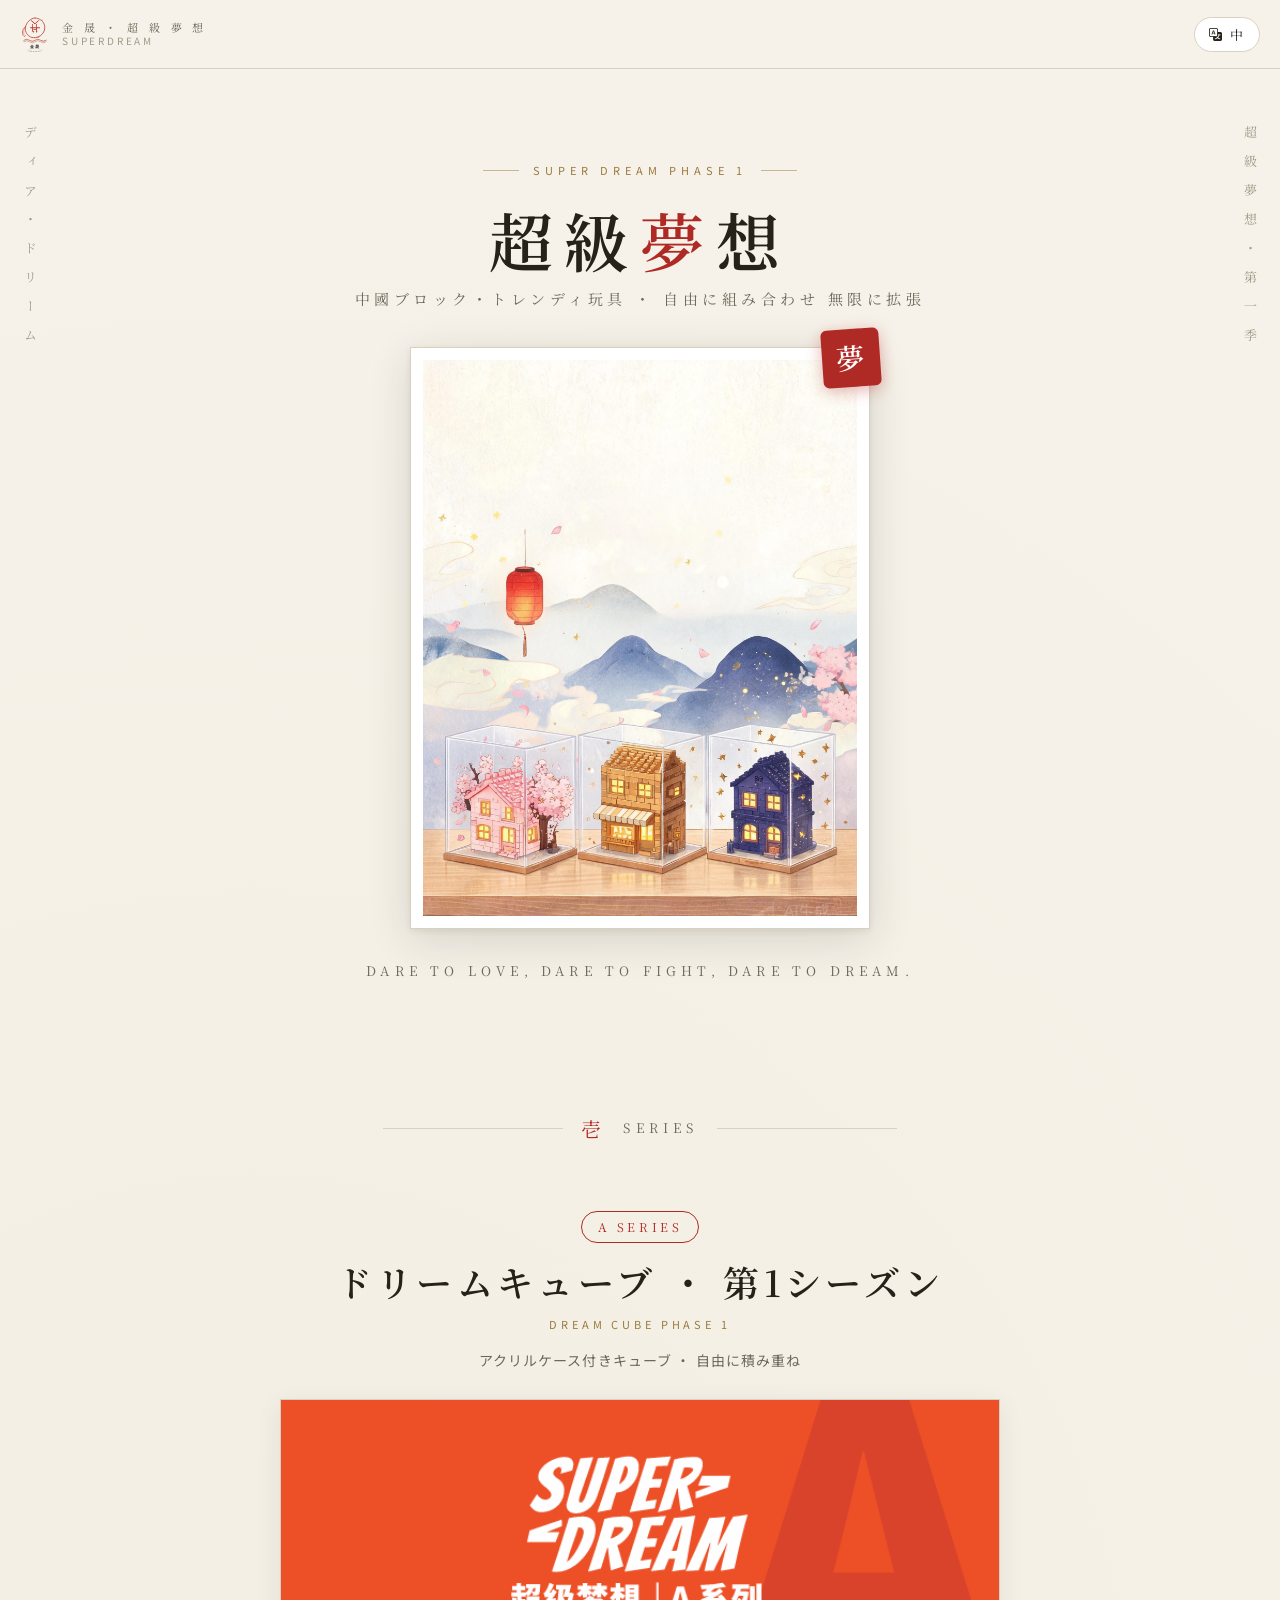
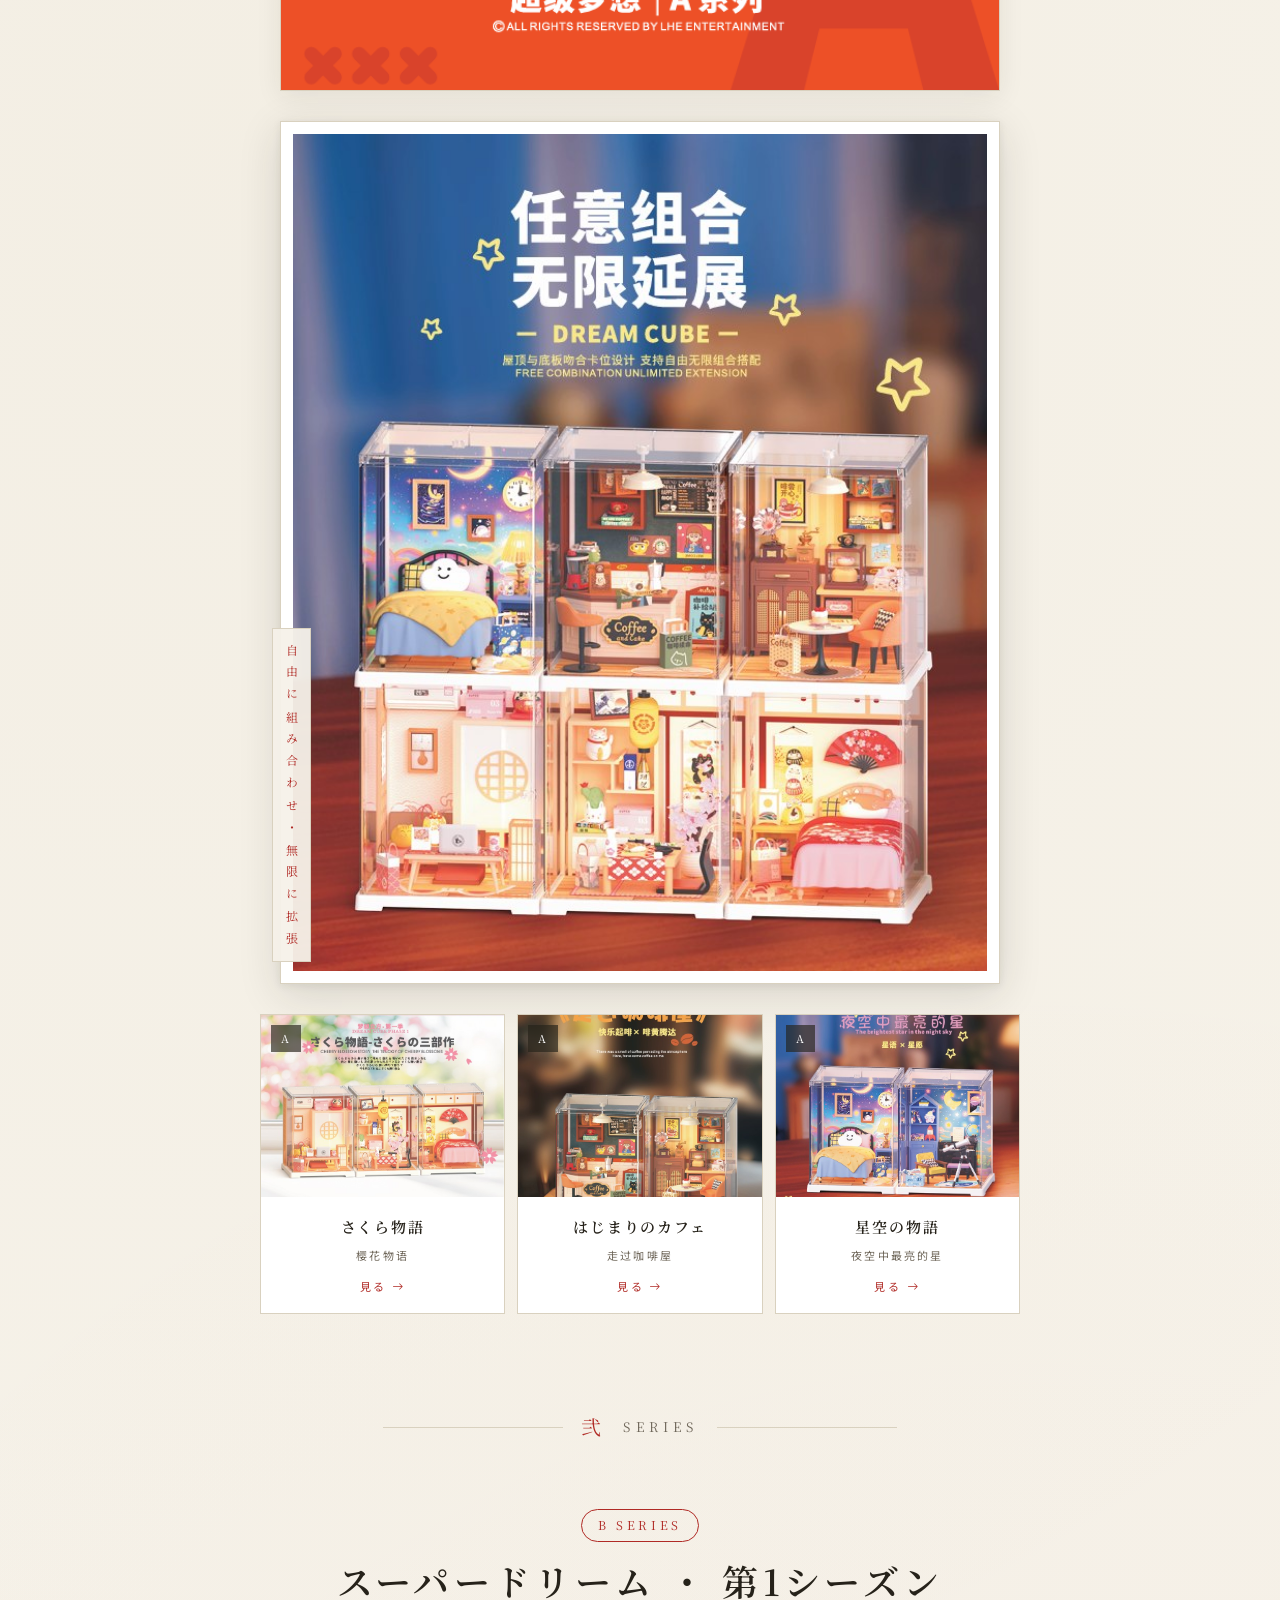
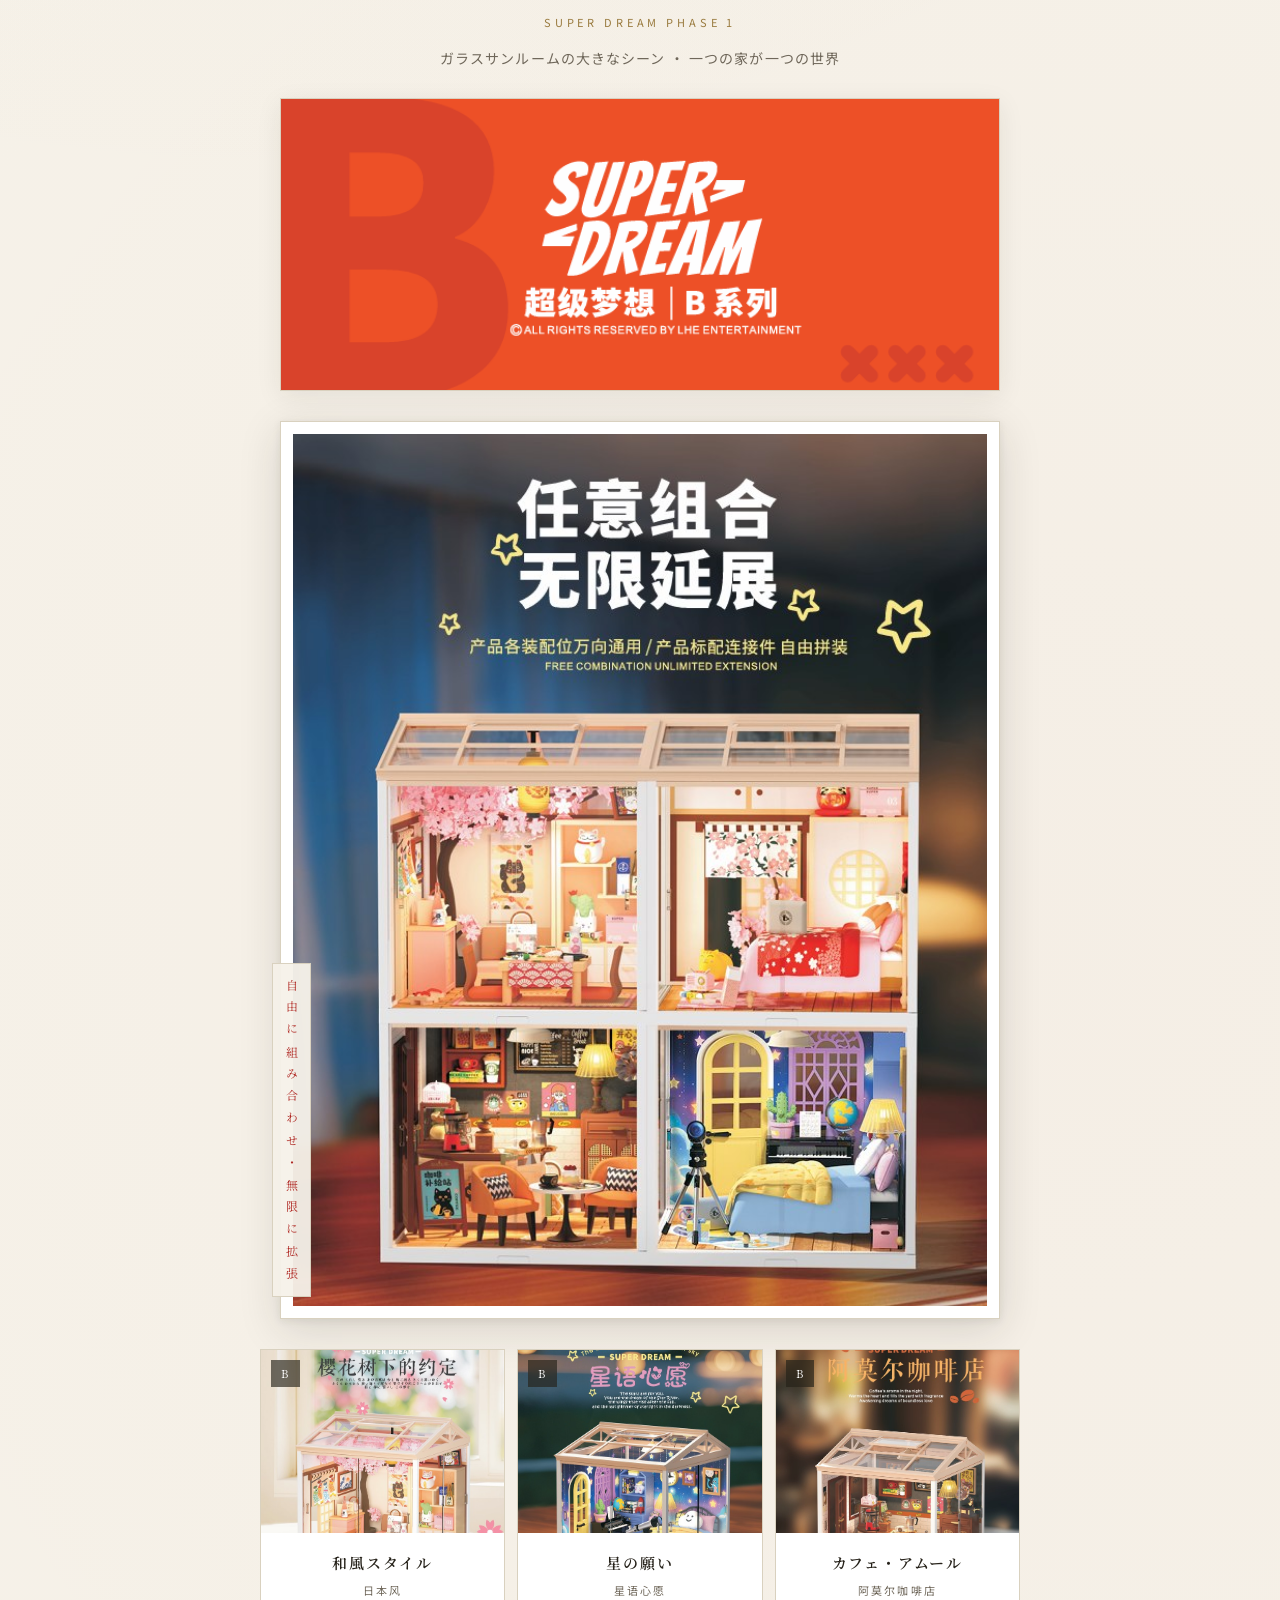
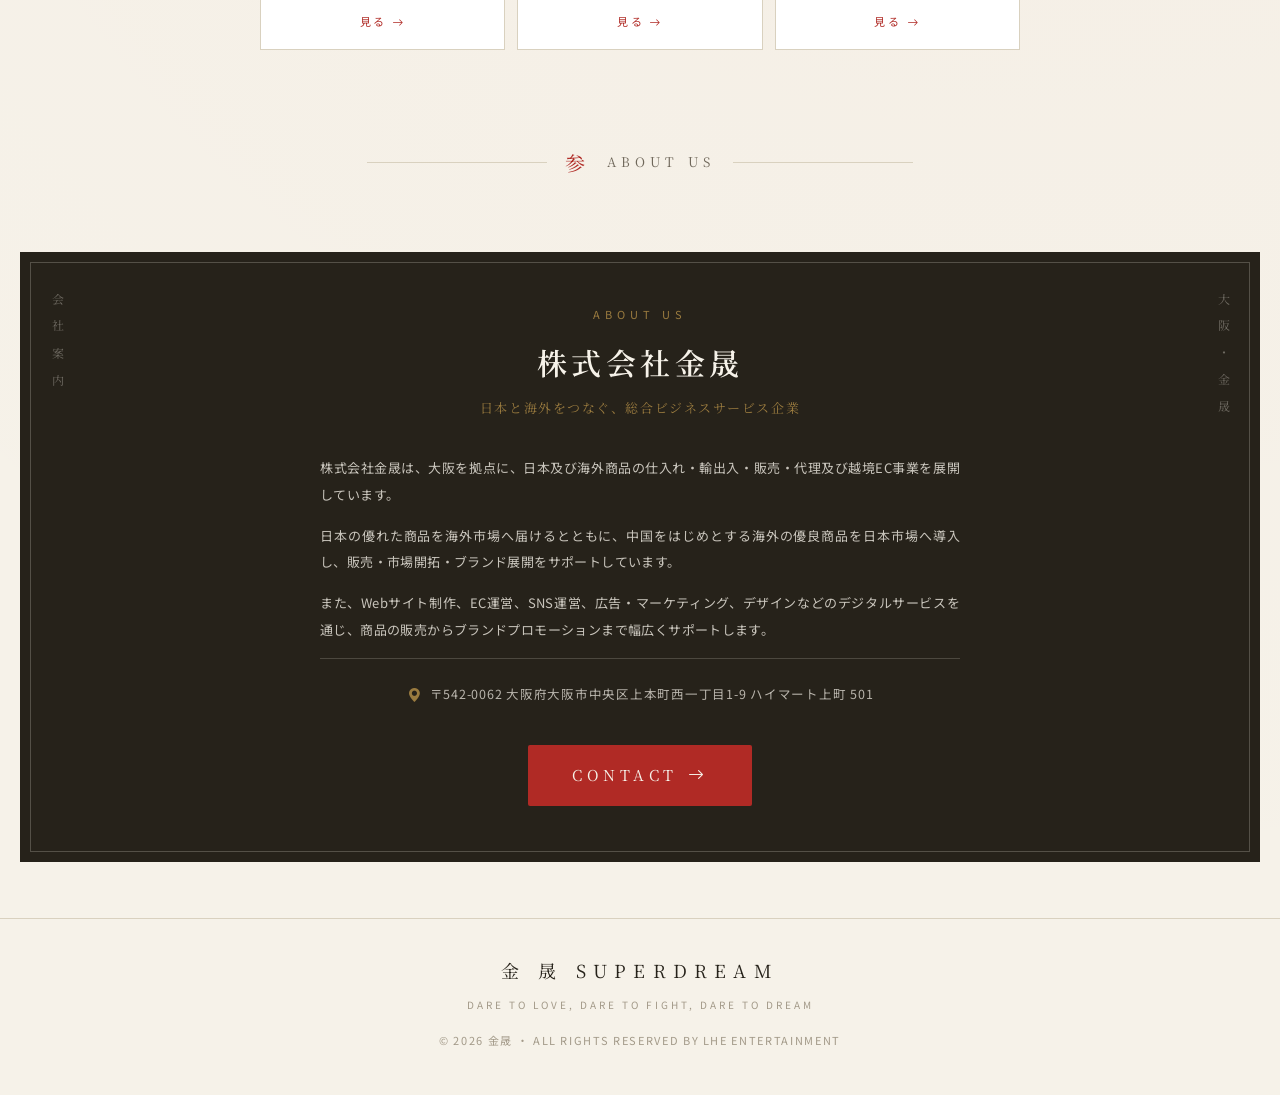
<file: index.html>
<!DOCTYPE html>
<html lang="ja">
<head>
  <meta charset="UTF-8">
  <meta name="viewport" content="width=device-width, initial-scale=1, viewport-fit=cover">
  <meta name="theme-color" content="#f6f2e9">
  <meta name="description" content="金晟 SUPERDREAM スーパードリーム — ドリームキューブAシリーズ / スーパードリームBシリーズ、和風・カフェ・星空の3テーマ、自由に組み合わせ無限に拡張。">
  <title>SUPERDREAM スーパードリーム ・ 金晟</title>

  <link rel="preconnect" href="https://fonts.googleapis.com">
  <link rel="preconnect" href="https://fonts.gstatic.com" crossorigin>
  <link href="https://fonts.googleapis.com/css2?family=Noto+Sans+JP:wght@300;400;500;700&family=Noto+Sans+SC:wght@300;400;500;700&family=Noto+Serif+JP:wght@400;500;600;700&family=Noto+Serif+SC:wght@400;500;600;700&display=swap" rel="stylesheet">
  <link href="https://cdn.jsdelivr.net/npm/bootstrap-icons@1.11.3/font/bootstrap-icons.min.css" rel="stylesheet">
  <link rel="stylesheet" href="assets/css/style.css?v=10">
</head>
<body>

  <!-- 顶部导航 -->
  <header class="site-header">
    <div class="brand">
      <img src="assets/images/logo.svg" alt="金晟 JINSHENG">
      <div class="brand-text">
        <span class="jp">金 晟 ・ 超 級 夢 想</span>
        <span class="en">SUPERDREAM</span>
      </div>
    </div>
    <button class="lang-btn" id="langSwitch" aria-label="言語切替">
      <i class="bi bi-translate"></i><span id="langSwitchText">中</span>
    </button>
  </header>

  <main>
    <!-- Hero -->
    <section class="hero">
      <span class="v-deco v-deco--left">デ ィ ア ・ ド リ ー ム</span>
      <span class="v-deco v-deco--right">超 級 夢 想 ・ 第 一 季</span>
      <p class="hero-kicker">SUPER DREAM PHASE 1</p>
      <h1 class="hero-title">超級<span class="accent">夢</span>想</h1>
      <p class="hero-sub" data-i18n="heroSub">中國ブロック・トレンディ玩具 ・ 自由に組み合わせ 無限に拡張</p>

      <div class="hero-art">
        <div class="frame">
          <img src="assets/images/products/hero-main.jpg" alt="SUPERDREAM 梦想小屋 · 主视觉">
        </div>
        <div class="seal">夢</div>
      </div>

      <p class="hero-slogan">DARE TO LOVE, DARE TO FIGHT, DARE TO DREAM.</p>
    </section>

    <!-- A 系列 -->
    <div class="section-divider">
      <span class="no">壱</span>
      <span class="label">SERIES</span>
    </div>

    <section class="series-block" id="seriesA">
      <div class="series-block__head">
        <span class="series-block__badge">A SERIES</span>
        <h2 class="series-block__title" data-i18n="seriesATitle">ドリームキューブ ・ 第1シーズン</h2>
        <p class="series-block__sub">DREAM CUBE PHASE 1</p>
        <p class="series-block__desc" data-i18n="seriesADesc">アクリルケース付きキューブ ・ 自由に積み重ね</p>
      </div>

      <div class="series-banner">
        <img src="assets/images/products/a-banner.png" alt="超级梦想 A系列" loading="lazy">
      </div>

      <div class="series-block__combo">
        <div class="frame">
          <img src="assets/images/products/a-combo.jpg" alt="A系列 任意组合无限延展" loading="lazy">
        </div>
        <span class="combo-note" data-i18n="comboNote">自 由 に 組 み 合 わ せ ・ 無 限 に 拡 張</span>
      </div>

      <div class="theme-grid" id="themeGridA"></div>
    </section>

    <!-- B 系列 -->
    <div class="section-divider">
      <span class="no">弐</span>
      <span class="label">SERIES</span>
    </div>

    <section class="series-block" id="seriesB">
      <div class="series-block__head">
        <span class="series-block__badge">B SERIES</span>
        <h2 class="series-block__title" data-i18n="seriesBTitle">スーパードリーム ・ 第1シーズン</h2>
        <p class="series-block__sub">SUPER DREAM PHASE 1</p>
        <p class="series-block__desc" data-i18n="seriesBDesc">ガラスサンルームの大きなシーン ・ 一つの家が一つの世界</p>
      </div>

      <div class="series-banner">
        <img src="assets/images/products/b-banner.png" alt="超级梦想 B系列" loading="lazy">
      </div>

      <div class="series-block__combo">
        <div class="frame">
          <img src="assets/images/products/b-combo.jpg" alt="B系列 任意组合无限延展" loading="lazy">
        </div>
        <span class="combo-note" data-i18n="comboNote">自 由 に 組 み 合 わ せ ・ 無 限 に 拡 張</span>
      </div>

      <div class="theme-grid" id="themeGridB"></div>
    </section>

    <!-- ABOUT US 会社案内 -->
    <div class="section-divider">
      <span class="no">参</span>
      <span class="label">ABOUT US</span>
    </div>

    <section class="about-block">
      <span class="v-deco v-deco--left">会 社 案 内</span>
      <span class="v-deco v-deco--right">大 阪 ・ 金 晟</span>
      <p class="kicker">ABOUT US</p>
      <h2 class="about-name">株式会社金晟</h2>
      <p class="about-tagline" data-i18n="companyTagline">日本と海外をつなぐ、総合ビジネスサービス企業</p>
      <div class="about-body">
        <p data-i18n="companyP1">株式会社金晟は、大阪を拠点に、日本及び海外商品の仕入れ・輸出入・販売・代理及び越境EC事業を展開しています。</p>
        <p data-i18n="companyP2">日本の優れた商品を海外市場へ届けるとともに、中国をはじめとする海外の優良商品を日本市場へ導入し、販売・市場開拓・ブランド展開をサポートしています。</p>
        <p data-i18n="companyP3">また、Webサイト制作、EC運営、SNS運営、広告・マーケティング、デザインなどのデジタルサービスを通じ、商品の販売からブランドプロモーションまで幅広くサポートします。</p>
      </div>
      <p class="about-address">
        <i class="bi bi-geo-alt-fill"></i>
        <span data-i18n="companyAddress">〒542-0062 大阪府大阪市中央区上本町西一丁目1-9 ハイマート上町 501</span>
      </p>
      <a class="cta-btn" href="contact.html" id="ctaBtn">
        <span>CONTACT</span><i class="bi bi-arrow-right"></i>
      </a>
    </section>
  </main>

  <!-- 页脚 -->
  <footer class="site-footer">
    <p class="brand-mark">金 晟 SUPERDREAM</p>
    <p class="slogan">DARE TO LOVE, DARE TO FIGHT, DARE TO DREAM</p>
    <p class="copy">© 2026 金晟 ・ ALL RIGHTS RESERVED BY LHE ENTERTAINMENT</p>
  </footer>

  <script src="https://cdn.jsdelivr.net/npm/jquery@3.7.1/dist/jquery.min.js"></script>
  <script src="assets/js/data.js?v=6"></script>
  <script src="assets/js/i18n.js?v=6"></script>
  <script src="assets/js/home.js?v=6"></script>
</body>
</html>
</file>
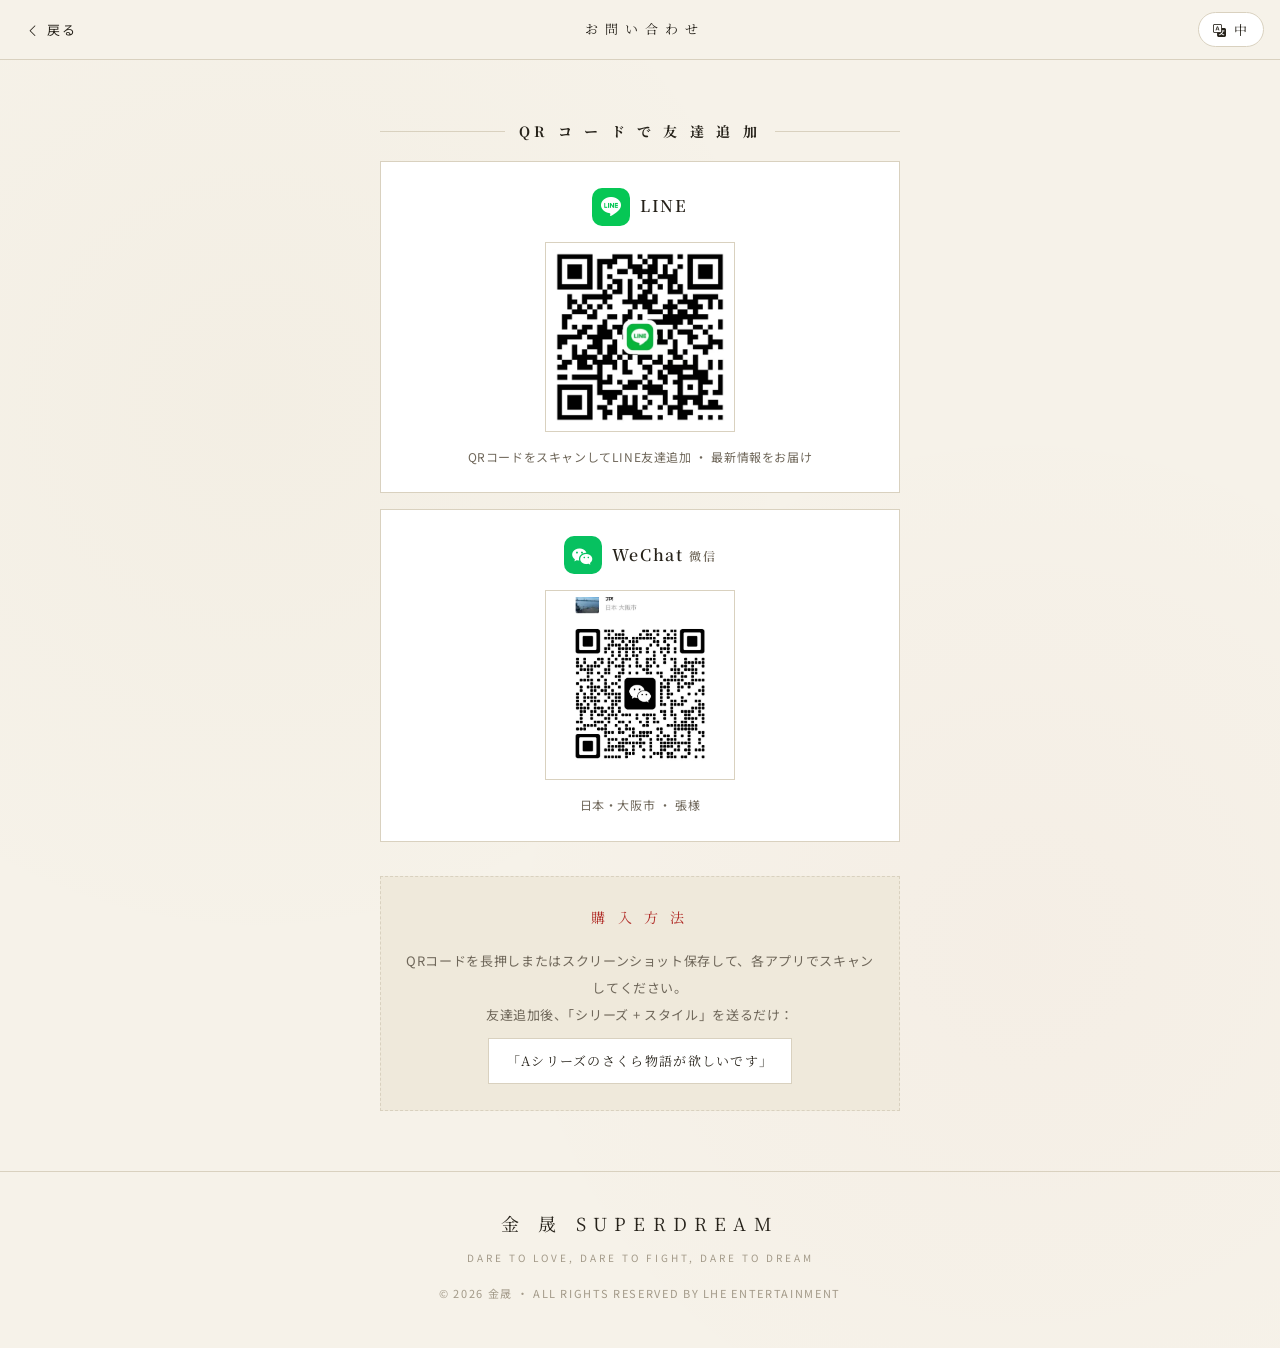
<file: contact.html>
<!DOCTYPE html>
<html lang="ja">
<head>
  <meta charset="UTF-8">
  <meta name="viewport" content="width=device-width, initial-scale=1, viewport-fit=cover">
  <meta name="theme-color" content="#f6f2e9">
  <meta name="description" content="金晟 SUPERDREAM お問い合わせ — QRコードで LINE / WeChat 友達追加、欲しいシリーズとスタイルをお知らせください。">
  <title>お問い合わせ — SUPERDREAM</title>

  <link rel="preconnect" href="https://fonts.googleapis.com">
  <link rel="preconnect" href="https://fonts.gstatic.com" crossorigin>
  <link href="https://fonts.googleapis.com/css2?family=Noto+Sans+JP:wght@300;400;500;700&family=Noto+Sans+SC:wght@300;400;500;700&family=Noto+Serif+JP:wght@400;500;600;700&family=Noto+Serif+SC:wght@400;500;600;700&display=swap" rel="stylesheet">
  <link href="https://cdn.jsdelivr.net/npm/bootstrap-icons@1.11.3/font/bootstrap-icons.min.css" rel="stylesheet">
  <link rel="stylesheet" href="assets/css/style.css?v=5">
</head>
<body>

  <!-- 顶部栏 -->
  <div class="gallery-topbar">
    <button class="back-btn" id="btnBack">
      <i class="bi bi-chevron-left"></i><span data-i18n="back">戻る</span>
    </button>
    <div class="crumb"><span data-i18n="contactTitle">お 問 い 合 わ せ</span></div>
    <button class="lang-btn" id="langSwitch" aria-label="言語切替">
      <i class="bi bi-translate"></i><span id="langSwitchText">中</span>
    </button>
  </div>

  <main class="contact-page">
    <!-- 咨询上下文（从图集页带过来时显示） -->
    <div class="contact-context" id="contactContext" style="display:none;">
      <div class="seal">詢</div>
      <p class="kicker" data-i18n="ctxKicker">お 問 い 合 わ せ 中</p>
      <p class="series-name" id="ctxSeries"></p>
      <p class="theme-name" id="ctxTheme"></p>
      <p class="hint" data-i18n="ctxHint">友達追加後、そのままスタッフにお伝えください</p>
    </div>

    <!-- LINE -->
    <h2 class="contact-section-title" data-i18n="qrSectionTitle">QR コ ー ド で 友 達 追 加</h2>

    <div class="qr-card">
      <div class="app-head">
        <div class="app-icon line"><i class="bi bi-line"></i></div>
        <p class="app-name">LINE</p>
      </div>
      <img class="qr-img" src="assets/images/line-qr.jpg" alt="LINE QR Code">
      <p class="app-desc" data-i18n="lineDesc">QRコードをスキャンしてLINE友達追加 ・ 最新情報をお届け</p>
    </div>

    <!-- WeChat -->
    <div class="qr-card">
      <div class="app-head">
        <div class="app-icon wechat"><i class="bi bi-wechat"></i></div>
        <p class="app-name">WeChat <span style="font-size:12px;color:var(--ink-soft);">微信</span></p>
      </div>
      <img class="qr-img" src="assets/images/wechat-qr.jpg" alt="WeChat QR Code">
      <p class="app-desc" data-i18n="wechatDesc">日本・大阪市 ・ 張様</p>
    </div>

    <!-- 使用说明 -->
    <div class="contact-guide">
      <p class="title" data-i18n="guideTitle">購 入 方 法</p>
      <p data-i18n="guideText">QRコードを長押しまたはスクリーンショット保存して、各アプリでスキャンしてください。<br>友達追加後、「シリーズ + スタイル」を送るだけ：</p>
      <p class="example" id="guideExample">「Aシリーズのさくら物語が欲しいです」</p>
    </div>
  </main>

  <!-- 页脚 -->
  <footer class="site-footer">
    <p class="brand-mark">金 晟 SUPERDREAM</p>
    <p class="slogan">DARE TO LOVE, DARE TO FIGHT, DARE TO DREAM</p>
    <p class="copy">© 2026 金晟 ・ ALL RIGHTS RESERVED BY LHE ENTERTAINMENT</p>
  </footer>

  <script src="https://cdn.jsdelivr.net/npm/jquery@3.7.1/dist/jquery.min.js"></script>
  <script src="assets/js/data.js?v=6"></script>
  <script src="assets/js/i18n.js?v=6"></script>
  <script>
    (function ($) {
      const { getCollection, getSeries, t } = window.JP_SHOP_DATA;
      const { getLang, t: tUi } = window.JP_SHOP_I18N;
      const lang = getLang();
      const isJa = lang === 'ja';

      document.documentElement.setAttribute('lang', isJa ? 'ja' : 'zh-Hant');
      document.title = (isJa ? 'お問い合わせ' : '聯繫我們') + ' — SUPERDREAM';
      $('#langSwitchText').text(isJa ? '中' : 'JA');

      // i18n
      $('[data-i18n]').each(function () {
        $(this).html(tUi($(this).data('i18n')));
      });

      // 上下文
      const params = new URLSearchParams(location.search);
      const c = getCollection(params.get('c'));
      if (c) {
        const s = getSeries(c.series);
        $('#ctxSeries').text(isJa ? `${s.id}シリーズ ・ ${t(s, 'name', lang)}` : `${s.id}系列 ・ ${t(s, 'name', lang)}`);
        $('#ctxTheme').text(isJa ? `テーマ：${t(c, 'name', lang)}` : `風格：${t(c, 'name', lang)}`);
        $('#contactContext').show();
        $('#guideExample').text(isJa
          ? `「${s.id}シリーズの${t(c, 'nameJa', lang)}が欲しいです」`
          : `「我想要 ${s.id} 系列的${t(c, 'name', lang)}」`);
      }

      // 返回
      $('#btnBack').on('click', function () {
        if (document.referrer && document.referrer.indexOf(location.host) !== -1) {
          history.back();
        } else {
          location.href = isJa ? 'index.html' : 'index.html?lang=zh';
        }
      });

      // 语言切换
      $('#langSwitch').on('click', function () {
        const url = new URL(location.href);
        if (isJa) url.searchParams.set('lang', 'zh');
        else url.searchParams.delete('lang');
        location.href = url.toString();
      });
    })(jQuery);
  </script>
</body>
</html>
</file>
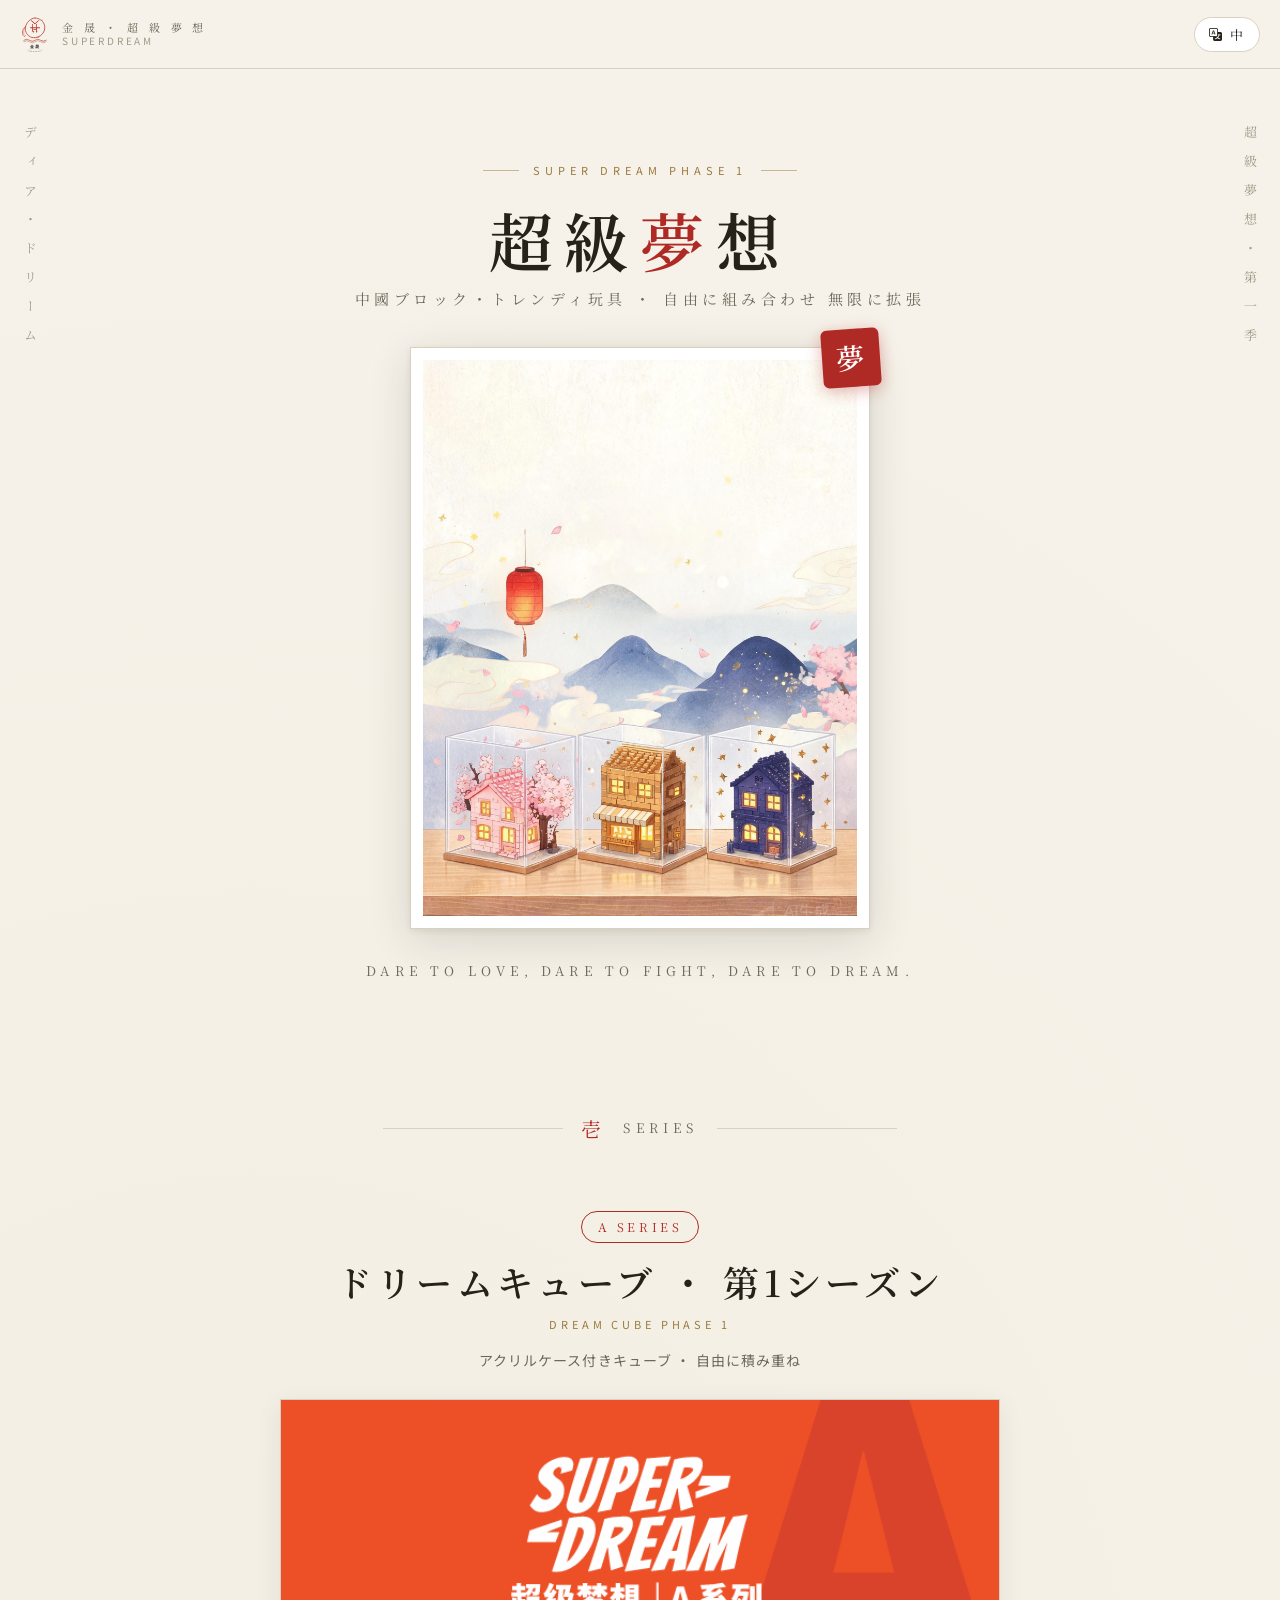
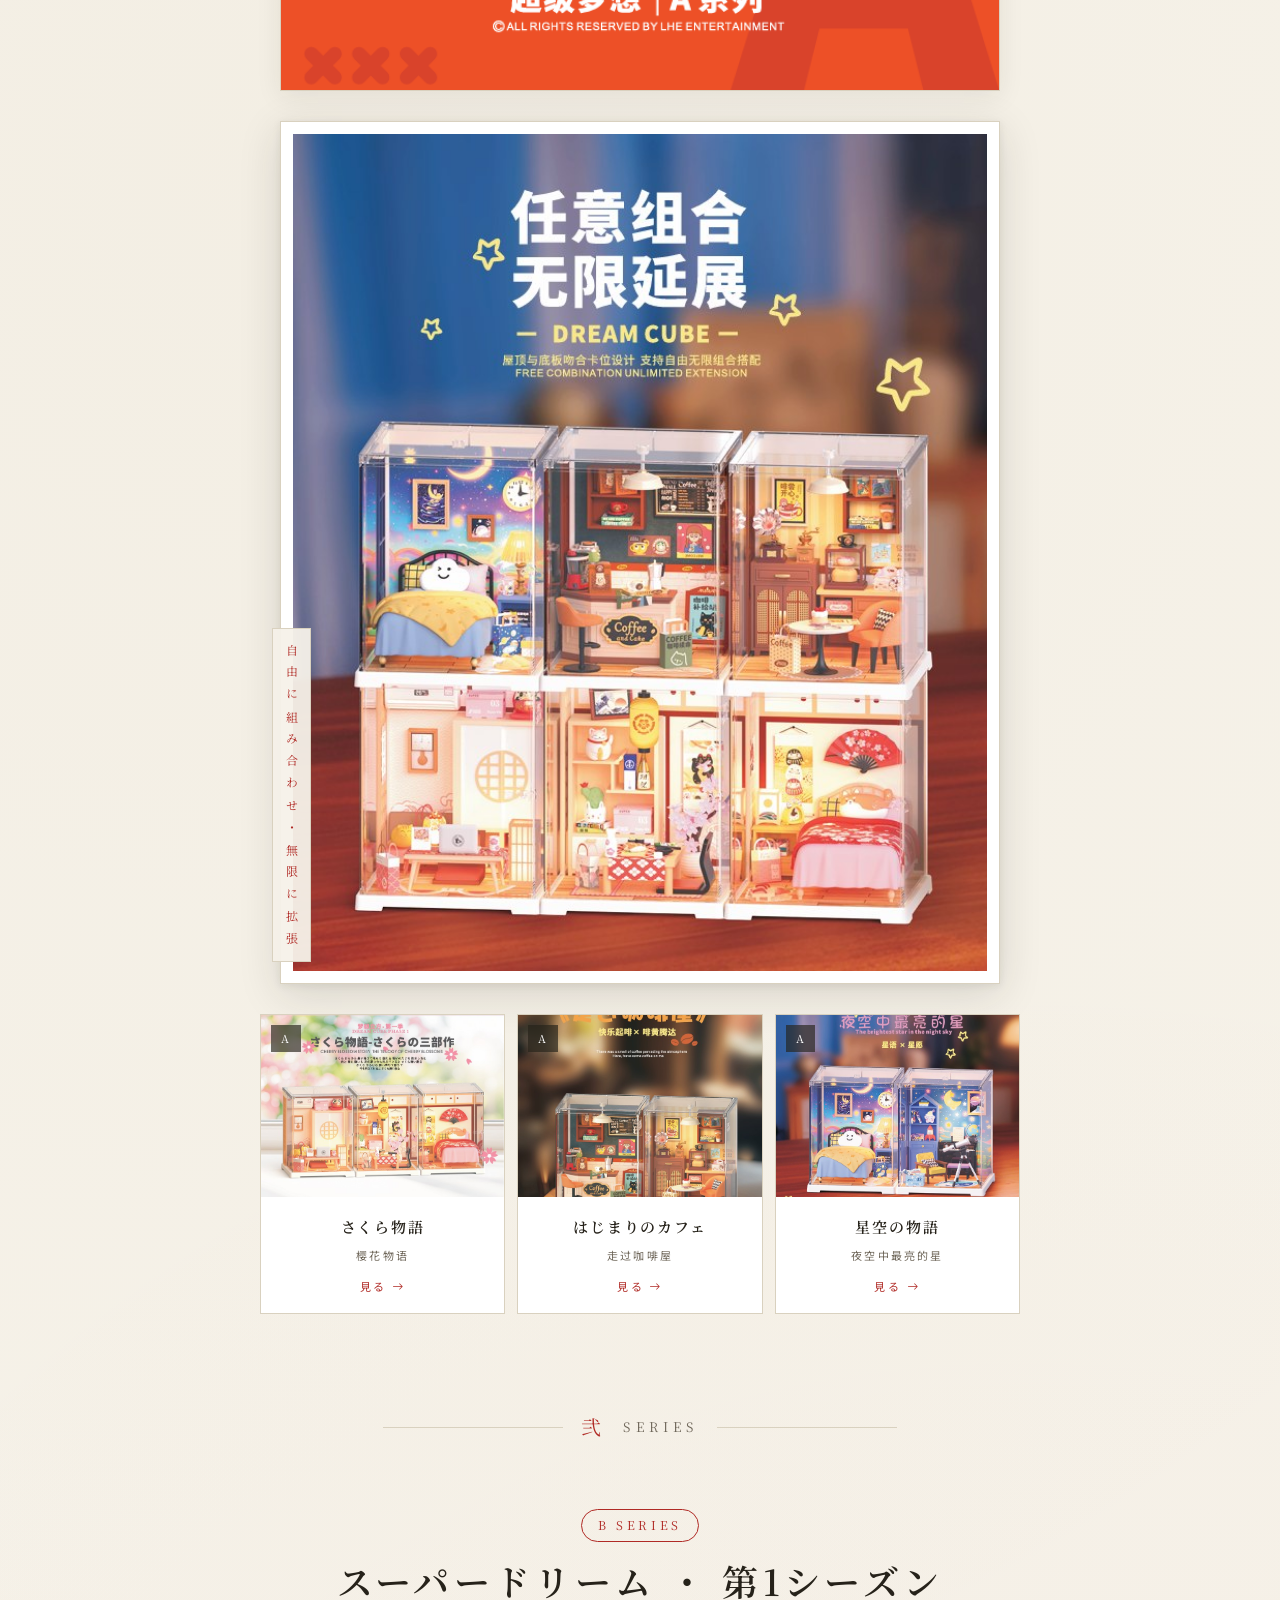
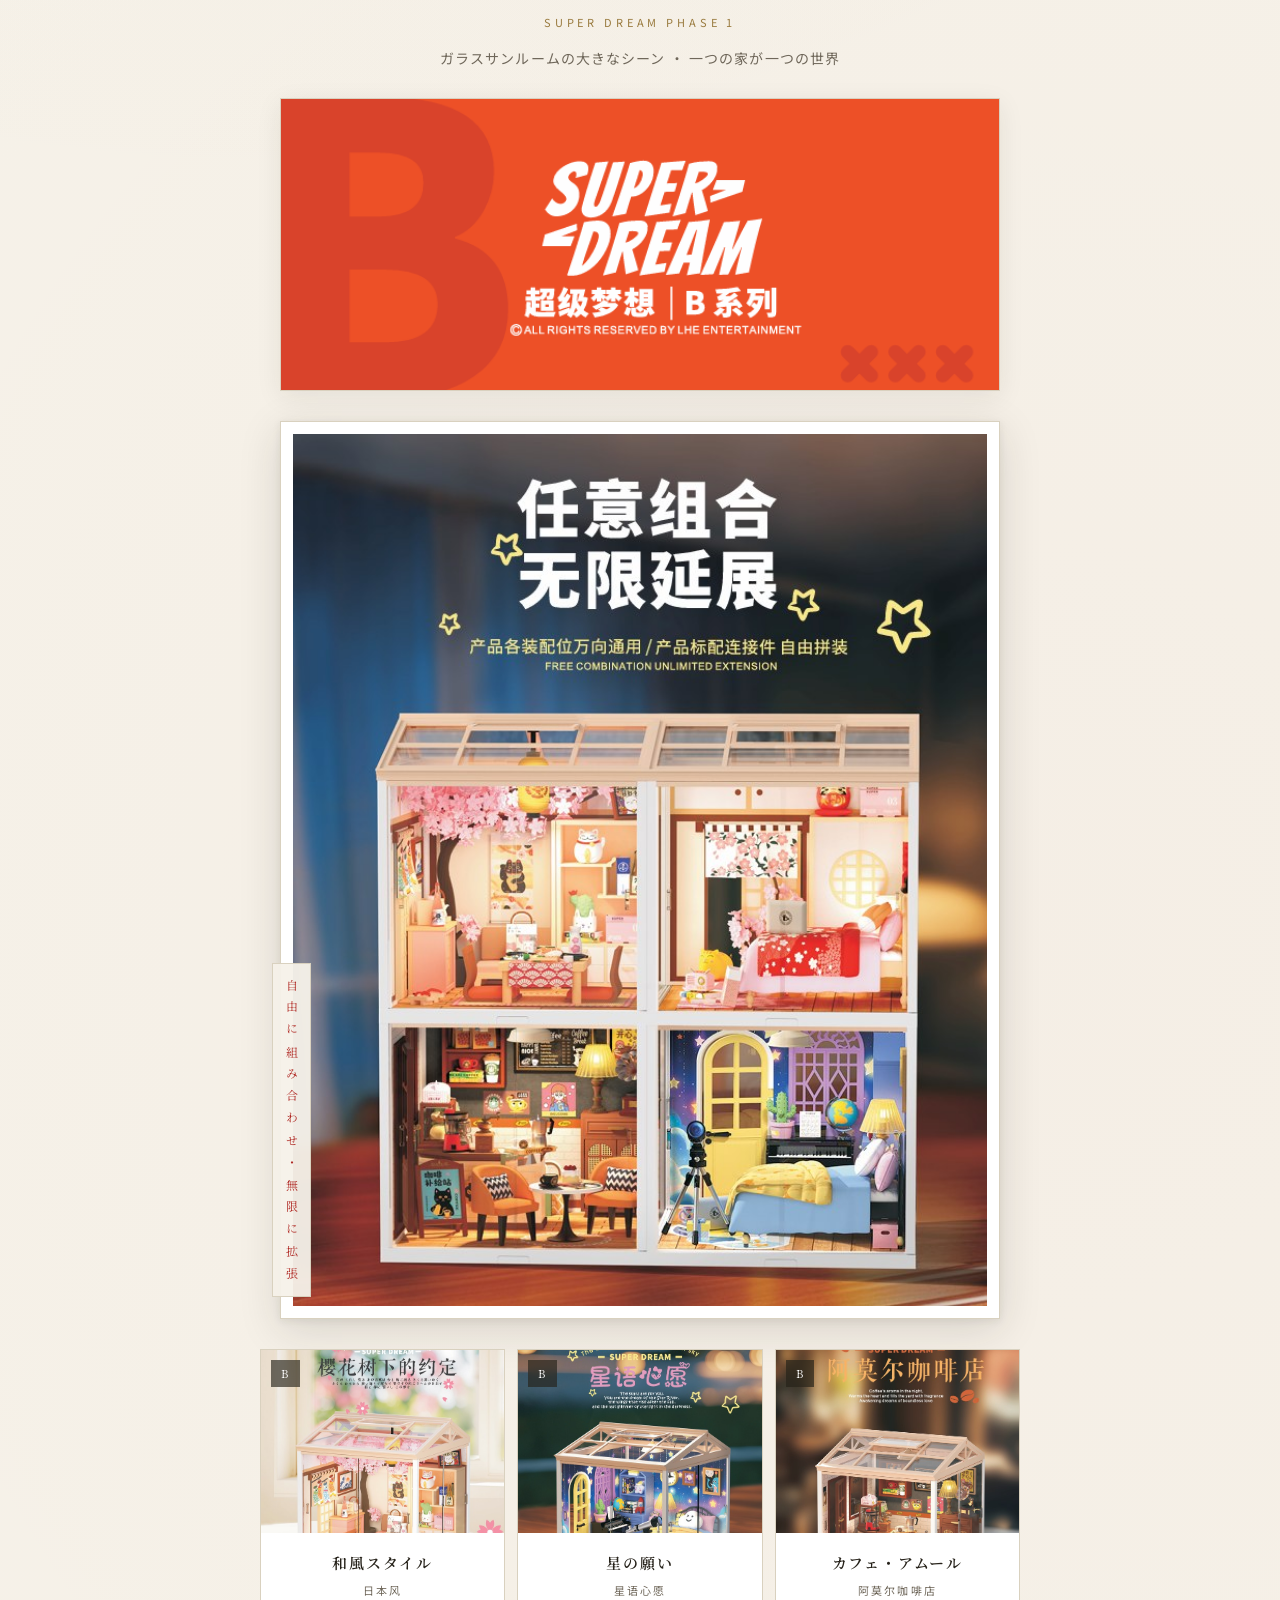
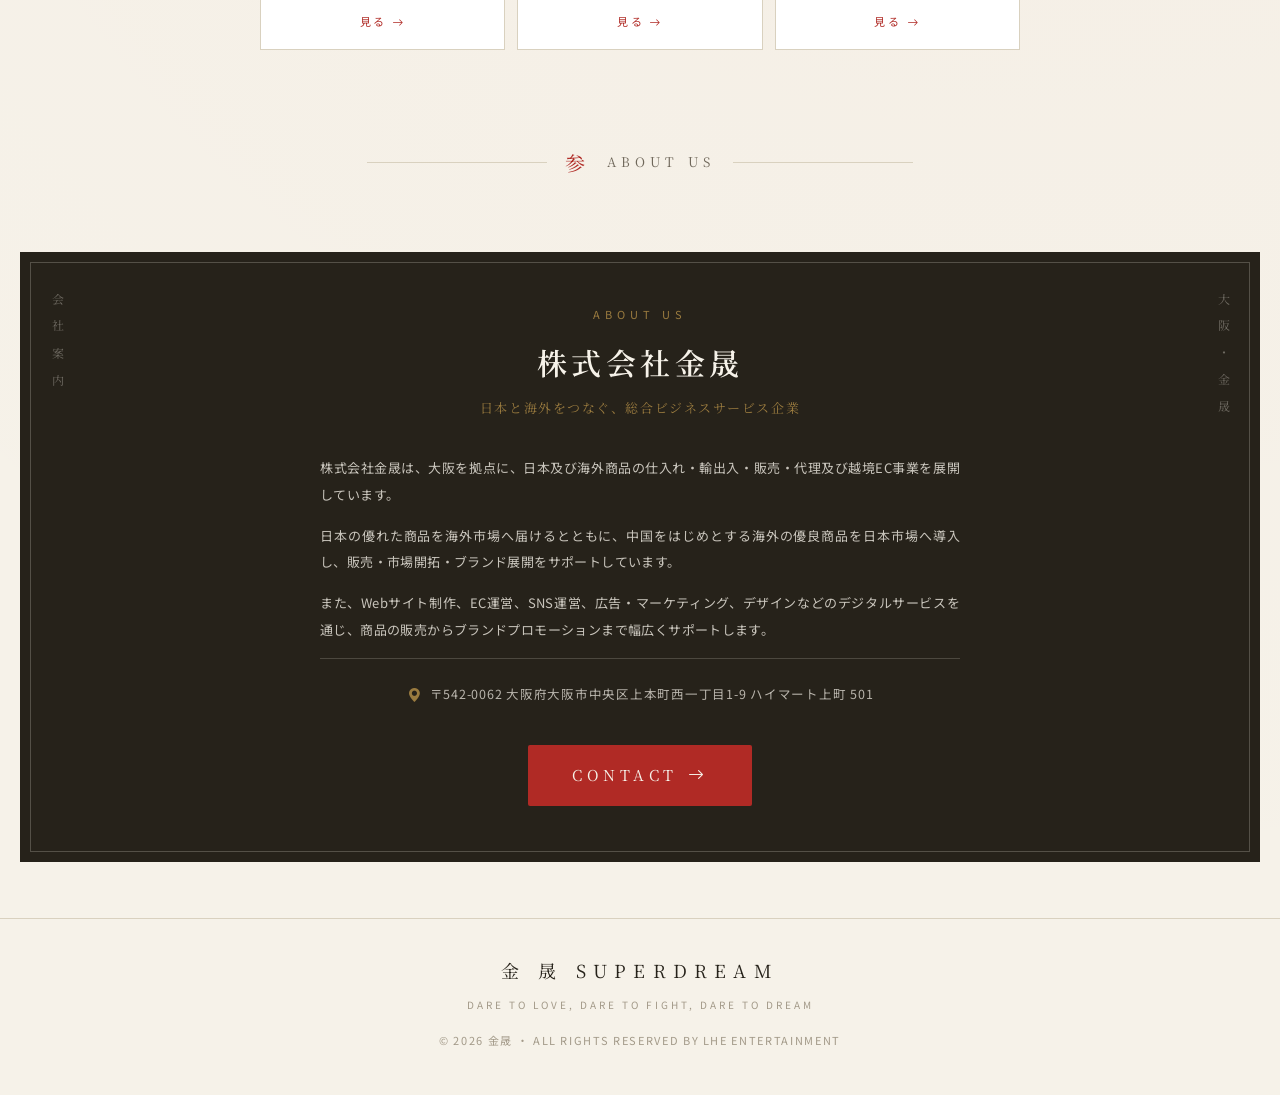
<file: jp.html>
<!DOCTYPE html>
<html lang="ja">
<head>
  <meta charset="UTF-8">
  <meta name="viewport" content="width=device-width, initial-scale=1, viewport-fit=cover">
  <meta name="theme-color" content="#f6f2e9">
  <meta name="description" content="金晟 SUPERDREAM スーパードリーム — DREAM CUBE Aシリーズ / SUPER DREAM Bシリーズ、和風・コーヒー・星空の3テーマ、自由に組み合わせ無限に拡張。">
  <title>SUPERDREAM スーパードリーム ・ 金晟</title>
</head>
<body>
  <script>
    localStorage.setItem('superdream_lang', 'ja');
    location.replace('index.html?lang=ja');
  </script>
  <noscript>
    <p style="text-align:center;padding:40px;">Please enable JavaScript or visit <a href="index.html?lang=ja">index.html?lang=ja</a>.</p>
  </noscript>
</body>
</html>
</file>
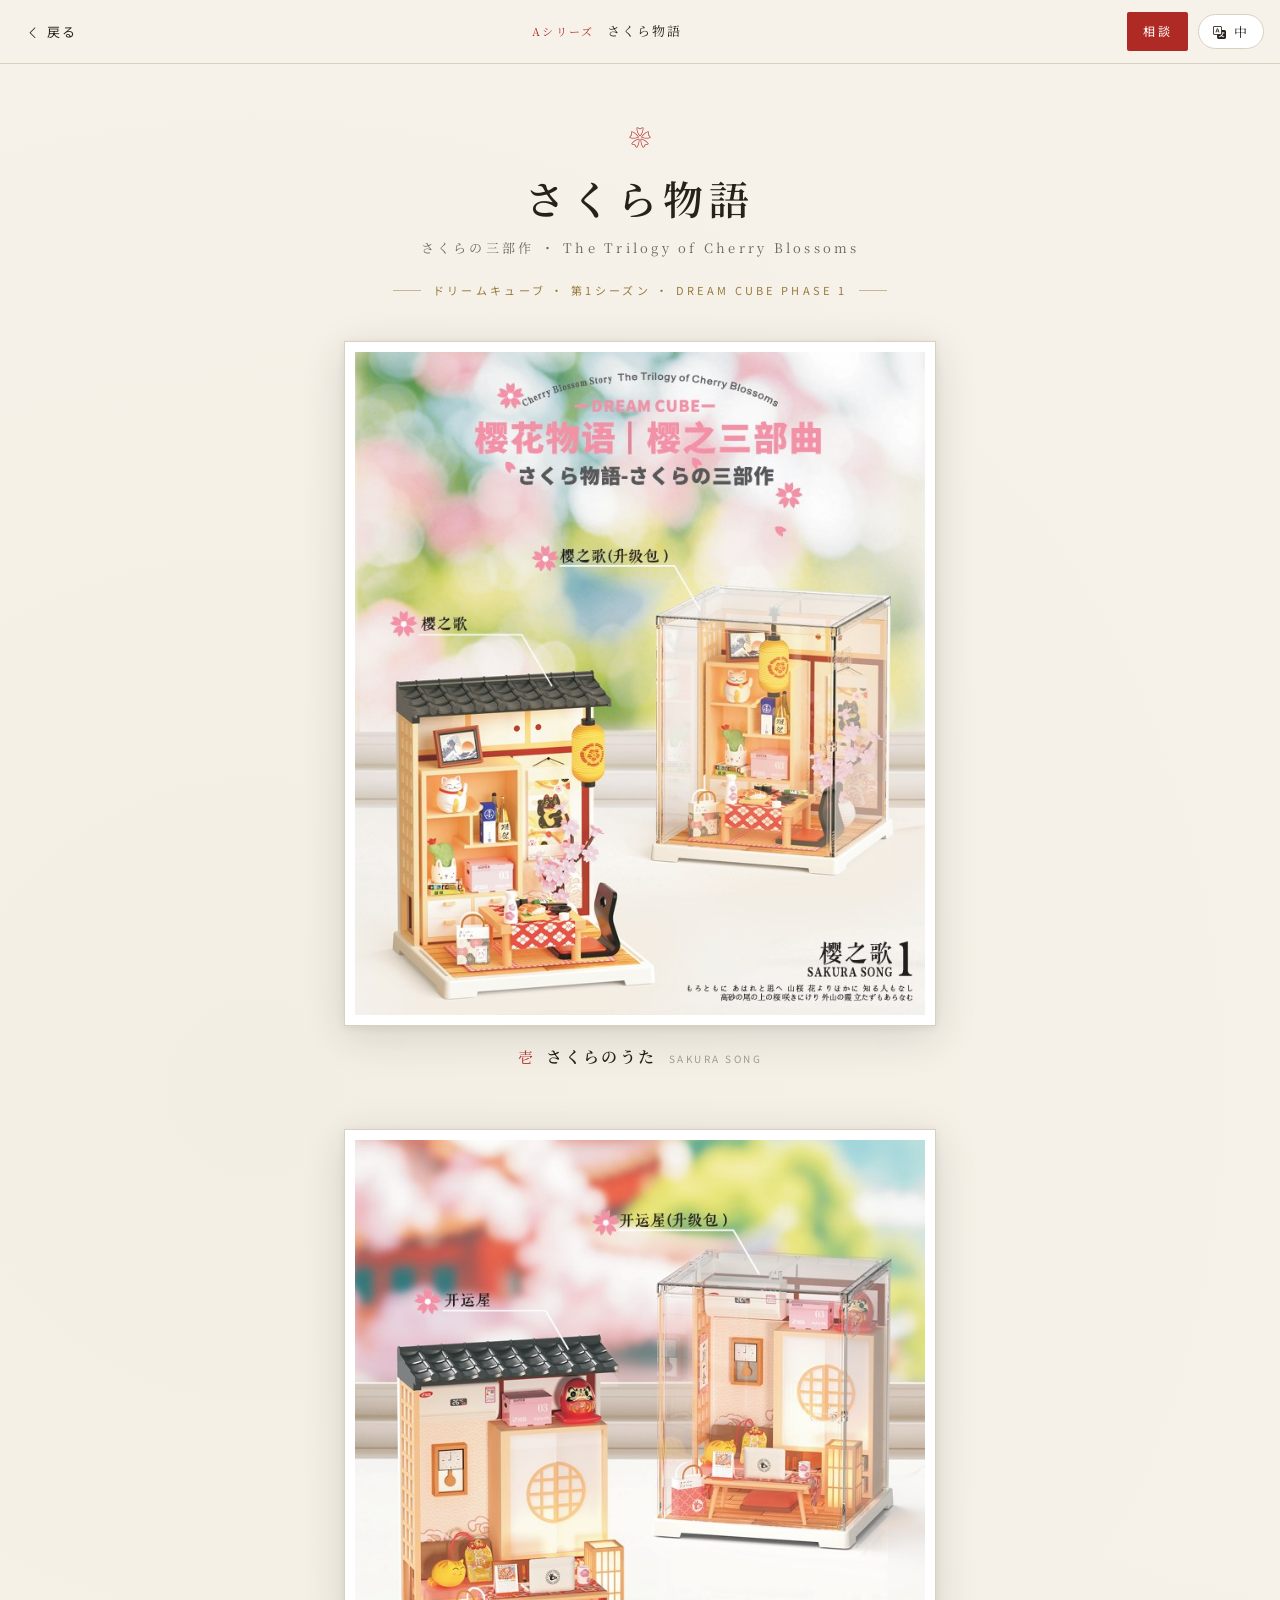
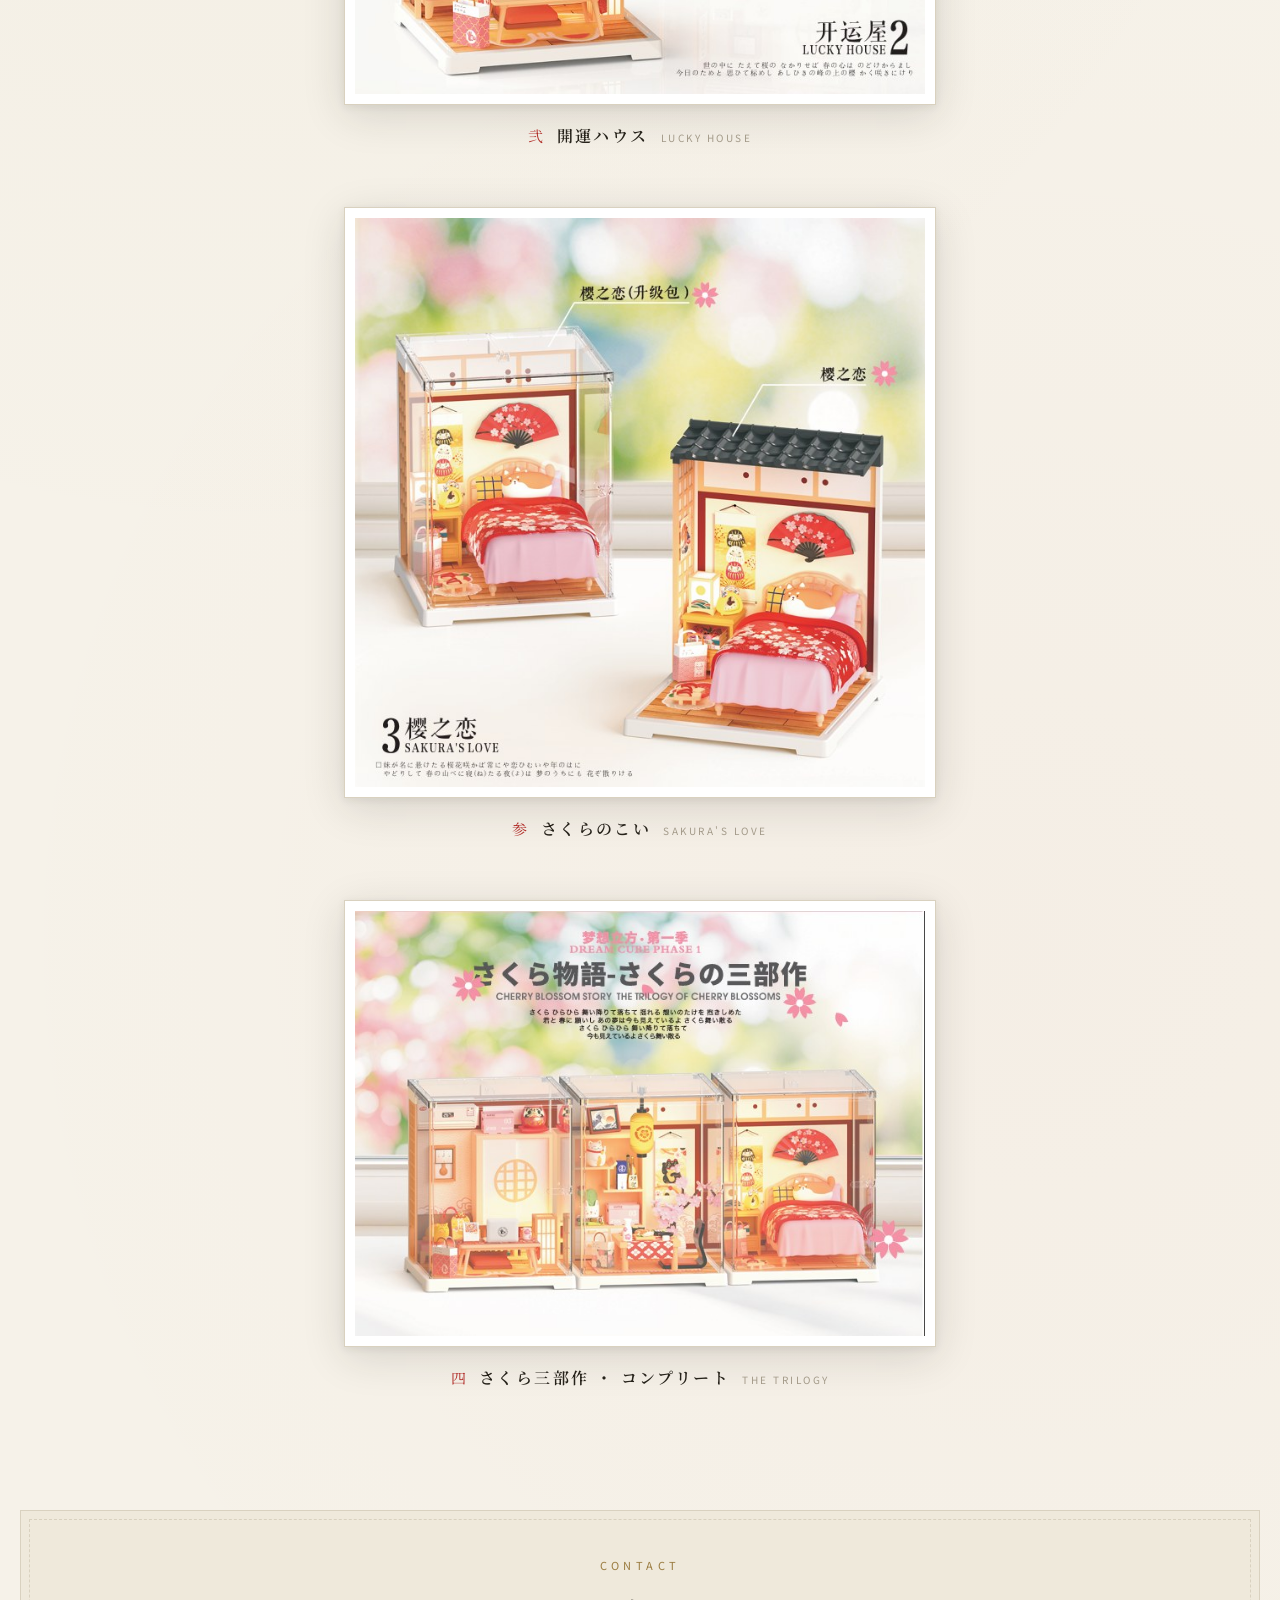
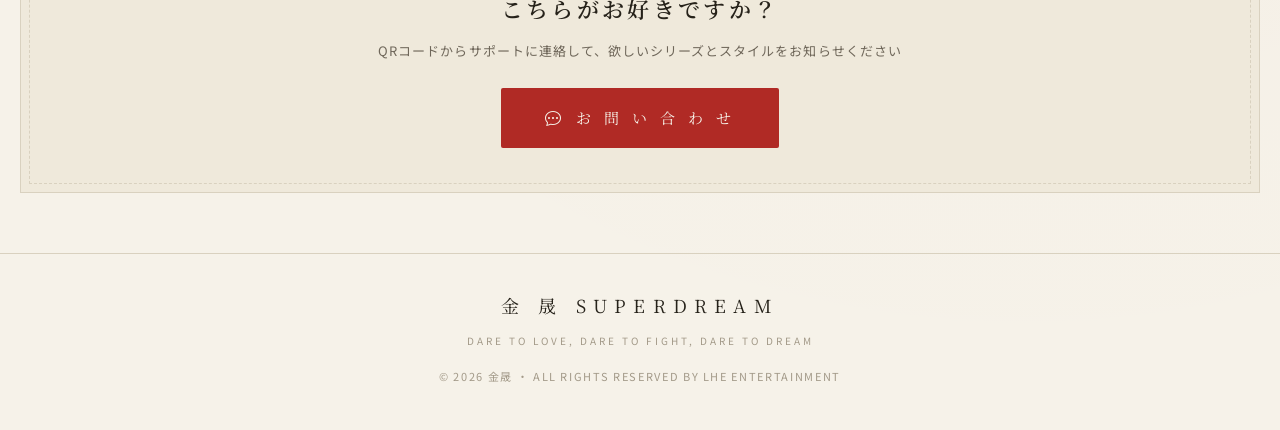
<file: product.html>
<!DOCTYPE html>
<html lang="ja">
<head>
  <meta charset="UTF-8">
  <meta name="viewport" content="width=device-width, initial-scale=1, viewport-fit=cover">
  <meta name="theme-color" content="#f6f2e9">
  <title>ギャラリー — SUPERDREAM</title>

  <link rel="preconnect" href="https://fonts.googleapis.com">
  <link rel="preconnect" href="https://fonts.gstatic.com" crossorigin>
  <link href="https://fonts.googleapis.com/css2?family=Noto+Sans+JP:wght@300;400;500;700&family=Noto+Sans+SC:wght@300;400;500;700&family=Noto+Serif+JP:wght@400;500;600;700&family=Noto+Serif+SC:wght@400;500;600;700&display=swap" rel="stylesheet">
  <link href="https://cdn.jsdelivr.net/npm/bootstrap-icons@1.11.3/font/bootstrap-icons.min.css" rel="stylesheet">
  <link rel="stylesheet" href="assets/css/style.css?v=5">
</head>
<body>

  <!-- 顶部栏 -->
  <div class="gallery-topbar">
    <button class="back-btn" id="btnBack">
      <i class="bi bi-chevron-left"></i><span data-i18n="back">戻る</span>
    </button>
    <div class="crumb">
      <span class="series-tag" id="crumbSeries"></span>
      <span id="crumbTheme"></span>
    </div>
    <a class="ask-btn" id="btnAsk" href="contact.html">
      <span data-i18n="askShort">相談</span>
    </a>
  </div>

  <main>
    <!-- 主题头部 -->
    <section class="gallery-hero">
      <p class="theme-icon" id="themeIcon">❀</p>
      <h1 id="themeName"></h1>
      <p class="sub" id="themeSub"></p>
      <p class="series-line" id="seriesLine"></p>
    </section>

    <!-- 画作列表（JS 渲染） -->
    <div class="gallery-list" id="galleryList"></div>

    <!-- 底部咨询 -->
    <section class="gallery-cta">
      <p class="kicker">CONTACT</p>
      <h2 data-i18n="galleryCtaTitle">こちらがお好きですか？</h2>
      <p class="lead" data-i18n="galleryCtaLead">QRコードからサポートに連絡して、欲しいシリーズとスタイルをお知らせください</p>
      <a class="cta-btn" id="btnAskBottom" href="contact.html">
        <i class="bi bi-chat-dots"></i><span data-i18n="ctaBtn">お 問 い 合 わ せ</span>
      </a>
    </section>
  </main>

  <!-- 页脚 -->
  <footer class="site-footer">
    <p class="brand-mark">金 晟 SUPERDREAM</p>
    <p class="slogan">DARE TO LOVE, DARE TO FIGHT, DARE TO DREAM</p>
    <p class="copy">© 2026 金晟 ・ ALL RIGHTS RESERVED BY LHE ENTERTAINMENT</p>
  </footer>

  <script src="https://cdn.jsdelivr.net/npm/jquery@3.7.1/dist/jquery.min.js"></script>
  <script src="assets/js/data.js?v=6"></script>
  <script src="assets/js/i18n.js?v=6"></script>
  <script src="assets/js/product.js?v=6"></script>
</body>
</html>
</file>
<file: assets/css/style.css>
/* ============================================================
   SUPERDREAM 超级梦想 — 日系画报风格
   生成り色 × 墨色 × 真朱 / 明朝体 × 縦書き × 余白
   ============================================================ */

:root {
  --paper: #f6f2e9;
  --paper-deep: #efe9db;
  --ink: #26221a;
  --ink-soft: #6f675a;
  --ink-faint: #a39a89;
  --vermilion: #b02a25;
  --vermilion-deep: #8e201c;
  --gold: #9a7b3f;
  --line: #d9d1bf;
  --white: #ffffff;
  --serif: 'Noto Serif JP', 'Noto Serif SC', 'Hiragino Mincho ProN', serif;
  --sans: 'Noto Sans JP', 'Noto Sans SC', 'Hiragino Kaku Gothic ProN', sans-serif;
  --shadow-art: 0 10px 40px rgba(38, 34, 26, 0.14), 0 2px 8px rgba(38, 34, 26, 0.08);
  --ease: cubic-bezier(0.22, 1, 0.36, 1);
}

* { margin: 0; padding: 0; box-sizing: border-box; }

html { -webkit-text-size-adjust: 100%; scroll-behavior: smooth; }

body {
  font-family: var(--sans);
  background: var(--paper);
  color: var(--ink);
  line-height: 1.9;
  letter-spacing: 0.04em;
  -webkit-font-smoothing: antialiased;
  /* 和纸质感 */
  background-image:
    radial-gradient(circle at 20% 30%, rgba(154, 123, 63, 0.03) 0, transparent 40%),
    radial-gradient(circle at 80% 70%, rgba(176, 42, 37, 0.02) 0, transparent 40%);
}

img { display: block; max-width: 100%; }
a { color: inherit; text-decoration: none; }
button { font-family: inherit; border: none; background: none; cursor: pointer; color: inherit; }

::selection { background: var(--vermilion); color: #fff; }

/* ============ 顶部导航 ============ */
.site-header {
  position: sticky;
  top: 0;
  z-index: 100;
  display: flex;
  align-items: center;
  justify-content: space-between;
  padding: 14px 20px;
  background: rgba(246, 242, 233, 0.92);
  backdrop-filter: blur(12px);
  -webkit-backdrop-filter: blur(12px);
  border-bottom: 1px solid var(--line);
}

.site-header .brand {
  display: flex;
  align-items: center;
  gap: 12px;
}

.site-header .brand img {
  height: 40px;
  width: auto;
  object-fit: contain;
}

.site-header .brand-text {
  display: flex;
  flex-direction: column;
  line-height: 1.2;
}

.site-header .brand-text .jp {
  font-family: var(--serif);
  font-size: 11px;
  letter-spacing: 0.35em;
  color: var(--ink-soft);
}

.site-header .brand-text .en {
  font-size: 10px;
  letter-spacing: 0.28em;
  color: var(--ink-faint);
}

.lang-btn {
  display: inline-flex;
  align-items: center;
  gap: 6px;
  padding: 7px 14px;
  font-family: var(--serif);
  font-size: 13px;
  letter-spacing: 0.15em;
  color: var(--ink);
  border: 1px solid var(--line);
  background: var(--white);
  border-radius: 999px;
  transition: all 0.25s var(--ease);
}

.lang-btn:hover {
  border-color: var(--vermilion);
  color: var(--vermilion);
}

/* ============ 首页 Hero ============ */
.hero {
  position: relative;
  padding: 56px 24px 72px;
  overflow: hidden;
  text-align: center;
}

/* 竖排装饰字（两侧） */
.hero .v-deco {
  position: absolute;
  top: 56px;
  font-family: var(--serif);
  writing-mode: vertical-rl;
  font-size: 13px;
  letter-spacing: 0.5em;
  color: var(--ink-faint);
  user-select: none;
}

.hero .v-deco--left { left: 18px; }
.hero .v-deco--right { right: 18px; }

.hero-kicker {
  display: inline-flex;
  align-items: center;
  gap: 14px;
  font-size: 11px;
  letter-spacing: 0.45em;
  color: var(--gold);
  text-transform: uppercase;
  margin-bottom: 18px;
}

.hero-kicker::before,
.hero-kicker::after {
  content: "";
  width: 36px;
  height: 1px;
  background: var(--gold);
  opacity: 0.5;
}

.hero-title {
  font-family: var(--serif);
  font-size: clamp(40px, 9vw, 64px);
  font-weight: 600;
  letter-spacing: 0.18em;
  line-height: 1.25;
  margin-bottom: 6px;
}

.hero-title .accent { color: var(--vermilion); }

.hero-sub {
  font-family: var(--serif);
  font-size: 15px;
  letter-spacing: 0.3em;
  color: var(--ink-soft);
  margin-bottom: 34px;
}

.hero-art {
  position: relative;
  max-width: 460px;
  margin: 0 auto;
}

.hero-art .frame {
  background: var(--white);
  padding: 12px;
  box-shadow: var(--shadow-art);
  border: 1px solid var(--line);
}

.hero-art img {
  width: 100%;
  height: auto;
}

/* 朱印章 */
.seal {
  position: absolute;
  width: 58px;
  height: 58px;
  display: flex;
  align-items: center;
  justify-content: center;
  background: var(--vermilion);
  color: #fff;
  font-family: var(--serif);
  font-size: 28px;
  font-weight: 600;
  border-radius: 6px;
  box-shadow: 0 4px 16px rgba(176, 42, 37, 0.35);
  transform: rotate(-4deg);
}

.hero-art .seal {
  right: -10px;
  top: -18px;
}

.hero-slogan {
  margin-top: 30px;
  font-family: var(--serif);
  font-size: 13px;
  letter-spacing: 0.4em;
  color: var(--ink-soft);
}

/* ============ 分节标题 ============ */
.section-divider {
  display: flex;
  align-items: center;
  justify-content: center;
  gap: 18px;
  padding: 30px 24px;
}

.section-divider::before,
.section-divider::after {
  content: "";
  flex: 1;
  max-width: 180px;
  height: 1px;
  background: var(--line);
}

.section-divider .no {
  font-family: var(--serif);
  font-size: 20px;
  color: var(--vermilion);
  letter-spacing: 0.2em;
}

.section-divider .label {
  font-family: var(--serif);
  font-size: 13px;
  letter-spacing: 0.4em;
  color: var(--ink-soft);
}

/* ============ 系列区块 ============ */
.series-block {
  padding: 24px 20px 48px;
}

.series-block__head {
  text-align: center;
  margin-bottom: 26px;
}

.series-block__badge {
  display: inline-block;
  font-family: var(--serif);
  font-size: 12px;
  letter-spacing: 0.3em;
  color: var(--vermilion);
  border: 1px solid currentColor;
  padding: 4px 16px;
  border-radius: 999px;
  margin-bottom: 14px;
}

.series-block__title {
  font-family: var(--serif);
  font-size: clamp(26px, 6vw, 36px);
  font-weight: 600;
  letter-spacing: 0.12em;
  line-height: 1.4;
}

.series-block__sub {
  font-size: 11px;
  letter-spacing: 0.35em;
  color: var(--gold);
  margin-top: 6px;
  text-transform: uppercase;
}

.series-block__desc {
  font-size: 14px;
  color: var(--ink-soft);
  margin-top: 12px;
  letter-spacing: 0.08em;
}

/* 系列横幅（物料 banner 图） */
.series-banner {
  max-width: 720px;
  margin: 26px auto 30px;
}

.series-banner img {
  width: 100%;
  display: block;
  border: 1px solid var(--line);
  box-shadow: 0 6px 24px rgba(38, 34, 26, 0.08);
}

/* 系列组合大图 */
.series-block__combo {
  position: relative;
  max-width: 720px;
  margin: 0 auto 8px;
}

.series-block__combo .frame {
  background: var(--white);
  padding: 12px;
  border: 1px solid var(--line);
  box-shadow: var(--shadow-art);
}

.series-block__combo img {
  width: 100%;
}

.series-block__combo .combo-note {
  position: absolute;
  left: -8px;
  bottom: 22px;
  writing-mode: vertical-rl;
  font-family: var(--serif);
  font-size: 12px;
  letter-spacing: 0.3em;
  color: var(--vermilion);
  background: rgba(246, 242, 233, 0.95);
  padding: 14px 7px;
  border: 1px solid var(--line);
}

/* 主题卡片 */
.theme-grid {
  display: grid;
  grid-template-columns: repeat(3, 1fr);
  gap: 12px;
  max-width: 760px;
  margin: 30px auto 0;
}

.theme-card {
  position: relative;
  background: var(--white);
  border: 1px solid var(--line);
  overflow: hidden;
  transition: all 0.3s var(--ease);
  display: block;
}

.theme-card:hover {
  transform: translateY(-4px);
  box-shadow: var(--shadow-art);
  border-color: var(--ink-faint);
}

.theme-card .thumb {
  position: relative;
  aspect-ratio: 4 / 3;
  overflow: hidden;
}

.theme-card .thumb img {
  width: 100%;
  height: 100%;
  object-fit: cover;
  transition: transform 0.5s var(--ease);
}

.theme-card:hover .thumb img {
  transform: scale(1.05);
}

.theme-card .thumb .series-tag {
  position: absolute;
  left: 10px;
  top: 10px;
  font-family: var(--serif);
  font-size: 11px;
  letter-spacing: 0.15em;
  color: #fff;
  background: rgba(38, 34, 26, 0.65);
  padding: 3px 10px;
  backdrop-filter: blur(4px);
}

.theme-card .body {
  padding: 14px 12px 12px;
  text-align: center;
}

.theme-card .name {
  font-family: var(--serif);
  font-size: 15px;
  font-weight: 600;
  letter-spacing: 0.12em;
}

.theme-card .name-ja {
  font-size: 11px;
  letter-spacing: 0.2em;
  color: var(--ink-soft);
  margin-top: 3px;
}

.theme-card .arrow {
  display: inline-flex;
  align-items: center;
  gap: 5px;
  font-size: 11px;
  letter-spacing: 0.25em;
  color: var(--vermilion);
  margin-top: 10px;
}

/* ============ ABOUT US（会社案内） ============ */
.about-block {
  position: relative;
  margin: 40px 20px 56px;
  padding: 52px 24px 56px;
  text-align: center;
  background: var(--ink);
  color: var(--paper);
  overflow: hidden;
}

.about-block::before {
  content: "";
  position: absolute;
  inset: 10px;
  border: 1px solid rgba(246, 242, 233, 0.22);
  pointer-events: none;
}

.about-block .v-deco {
  position: absolute;
  top: 40px;
  font-family: var(--serif);
  writing-mode: vertical-rl;
  font-size: 12px;
  letter-spacing: 0.5em;
  color: rgba(246, 242, 233, 0.35);
}

.about-block .v-deco--left { left: 26px; }
.about-block .v-deco--right { right: 26px; }

.about-block .kicker {
  font-size: 11px;
  letter-spacing: 0.45em;
  color: var(--gold);
  margin-bottom: 14px;
}

.about-name {
  font-family: var(--serif);
  font-size: clamp(22px, 5vw, 30px);
  font-weight: 600;
  letter-spacing: 0.15em;
  line-height: 1.6;
  margin-bottom: 10px;
}

.about-tagline {
  font-family: var(--serif);
  font-size: 13px;
  letter-spacing: 0.12em;
  color: var(--gold);
  margin-bottom: 34px;
}

.about-body {
  max-width: 640px;
  margin: 0 auto;
  text-align: justify;
  font-size: 13px;
  line-height: 2.05;
  color: rgba(246, 242, 233, 0.78);
  letter-spacing: 0.03em;
}

.about-body p {
  margin-bottom: 1.1em;
}

.about-address {
  max-width: 640px;
  margin: 4px auto 38px;
  padding-top: 22px;
  border-top: 1px solid rgba(246, 242, 233, 0.18);
  font-size: 12.5px;
  color: rgba(246, 242, 233, 0.7);
  letter-spacing: 0.06em;
  display: flex;
  align-items: center;
  justify-content: center;
  gap: 8px;
  flex-wrap: wrap;
}

.about-address .bi {
  color: var(--gold);
  font-size: 14px;
}

.cta-btn {
  display: inline-flex;
  align-items: center;
  gap: 10px;
  padding: 15px 44px;
  font-family: var(--serif);
  font-size: 15px;
  letter-spacing: 0.3em;
  color: var(--paper);
  background: var(--vermilion);
  border-radius: 2px;
  transition: all 0.25s var(--ease);
}

.cta-btn:hover {
  background: var(--vermilion-deep);
  transform: translateY(-2px);
  box-shadow: 0 8px 24px rgba(176, 42, 37, 0.4);
}

.cta-btn i { font-size: 16px; }

/* ============ 页脚 ============ */
.site-footer {
  border-top: 1px solid var(--line);
  padding: 34px 20px 44px;
  text-align: center;
}

.site-footer .brand-mark {
  font-family: var(--serif);
  font-size: 18px;
  letter-spacing: 0.4em;
  margin-bottom: 8px;
}

.site-footer .slogan {
  font-size: 10px;
  letter-spacing: 0.3em;
  color: var(--ink-faint);
  text-transform: uppercase;
  margin-bottom: 16px;
}

.site-footer .copy {
  font-size: 11px;
  color: var(--ink-faint);
  letter-spacing: 0.15em;
}

/* ============ 图集页 ============ */
.gallery-topbar {
  position: sticky;
  top: 0;
  z-index: 100;
  display: flex;
  align-items: center;
  justify-content: space-between;
  gap: 10px;
  padding: 12px 16px;
  background: rgba(246, 242, 233, 0.94);
  backdrop-filter: blur(12px);
  border-bottom: 1px solid var(--line);
}

.gallery-topbar .back-btn {
  display: inline-flex;
  align-items: center;
  gap: 6px;
  font-size: 13px;
  letter-spacing: 0.15em;
  color: var(--ink);
  padding: 6px 10px;
  transition: color 0.2s;
}

.gallery-topbar .back-btn:hover { color: var(--vermilion); }

.gallery-topbar .crumb {
  flex: 1;
  text-align: center;
  font-family: var(--serif);
  font-size: 13px;
  letter-spacing: 0.15em;
  color: var(--ink);
  white-space: nowrap;
  overflow: hidden;
  text-overflow: ellipsis;
}

.gallery-topbar .crumb .series-tag {
  color: var(--vermilion);
  font-size: 11px;
  margin-right: 8px;
  letter-spacing: 0.2em;
}

.gallery-topbar .ask-btn {
  flex-shrink: 0;
  font-size: 12px;
  letter-spacing: 0.2em;
  color: #fff;
  background: var(--vermilion);
  padding: 8px 16px;
  border-radius: 2px;
  transition: background 0.2s;
}

.gallery-topbar .ask-btn:hover { background: var(--vermilion-deep); }

/* 图集头部 */
.gallery-hero {
  position: relative;
  text-align: center;
  padding: 52px 24px 40px;
  overflow: hidden;
}

.gallery-hero .theme-icon {
  font-size: 22px;
  color: var(--vermilion);
  margin-bottom: 12px;
}

.gallery-hero h1 {
  font-family: var(--serif);
  font-size: clamp(28px, 6.5vw, 40px);
  font-weight: 600;
  letter-spacing: 0.15em;
  line-height: 1.4;
}

.gallery-hero .sub {
  font-family: var(--serif);
  font-size: 13px;
  letter-spacing: 0.25em;
  color: var(--ink-soft);
  margin-top: 10px;
}

.gallery-hero .series-line {
  display: inline-flex;
  align-items: center;
  gap: 12px;
  margin-top: 20px;
  font-size: 11px;
  letter-spacing: 0.3em;
  color: var(--gold);
}

.gallery-hero .series-line::before,
.gallery-hero .series-line::after {
  content: "";
  width: 28px;
  height: 1px;
  background: var(--gold);
  opacity: 0.5;
}

/* 画作列表 */
.gallery-list {
  max-width: 640px;
  margin: 0 auto;
  padding: 0 20px 30px;
}

.art-item {
  margin-bottom: 56px;
  opacity: 0;
  transform: translateY(24px);
  transition: opacity 0.7s var(--ease), transform 0.7s var(--ease);
}

.art-item.visible {
  opacity: 1;
  transform: translateY(0);
}

.art-item .frame {
  background: var(--white);
  padding: 10px;
  border: 1px solid var(--line);
  box-shadow: var(--shadow-art);
}

.art-item .frame img {
  width: 100%;
}

.art-caption {
  display: flex;
  align-items: baseline;
  justify-content: center;
  gap: 12px;
  margin-top: 16px;
}

.art-caption .no {
  font-family: var(--serif);
  font-size: 15px;
  color: var(--vermilion);
  letter-spacing: 0.1em;
}

.art-caption .name {
  font-family: var(--serif);
  font-size: 16px;
  font-weight: 600;
  letter-spacing: 0.15em;
}

.art-caption .en {
  font-size: 10px;
  letter-spacing: 0.25em;
  color: var(--ink-faint);
  text-transform: uppercase;
}

/* 图集底部 CTA */
.gallery-cta {
  margin: 20px 20px 60px;
  padding: 44px 24px;
  text-align: center;
  background: var(--paper-deep);
  border: 1px solid var(--line);
  position: relative;
}

.gallery-cta::before {
  content: "";
  position: absolute;
  inset: 8px;
  border: 1px dashed var(--line);
  pointer-events: none;
}

.gallery-cta .kicker {
  font-size: 11px;
  letter-spacing: 0.4em;
  color: var(--gold);
  margin-bottom: 12px;
}

.gallery-cta h2 {
  font-family: var(--serif);
  font-size: 22px;
  font-weight: 600;
  letter-spacing: 0.15em;
  margin-bottom: 10px;
}

.gallery-cta .lead {
  font-size: 13px;
  color: var(--ink-soft);
  letter-spacing: 0.08em;
  margin-bottom: 24px;
}

/* ============ 联系页 ============ */
.contact-page {
  max-width: 560px;
  margin: 0 auto;
  padding: 24px 20px 60px;
}

.contact-context {
  margin-bottom: 30px;
  padding: 26px 22px;
  text-align: center;
  background: var(--white);
  border: 1px solid var(--line);
  position: relative;
}

.contact-context .kicker {
  font-size: 10px;
  letter-spacing: 0.4em;
  color: var(--gold);
  margin-bottom: 10px;
}

.contact-context .series-name {
  font-family: var(--serif);
  font-size: 20px;
  font-weight: 600;
  letter-spacing: 0.12em;
  color: var(--vermilion);
}

.contact-context .theme-name {
  font-family: var(--serif);
  font-size: 15px;
  letter-spacing: 0.15em;
  margin-top: 6px;
}

.contact-context .hint {
  font-size: 12px;
  color: var(--ink-soft);
  margin-top: 12px;
  letter-spacing: 0.05em;
}

.contact-context .seal {
  position: static;
  display: inline-flex;
  width: 44px;
  height: 44px;
  font-size: 20px;
  margin-bottom: 12px;
}

.contact-section-title {
  display: flex;
  align-items: center;
  gap: 14px;
  margin: 34px 0 16px;
  font-family: var(--serif);
  font-size: 14px;
  letter-spacing: 0.3em;
  color: var(--ink);
}

.contact-section-title::before,
.contact-section-title::after {
  content: "";
  flex: 1;
  height: 1px;
  background: var(--line);
}

.qr-card {
  background: var(--white);
  border: 1px solid var(--line);
  padding: 26px 22px 24px;
  text-align: center;
  margin-bottom: 16px;
  transition: all 0.3s var(--ease);
}

.qr-card:hover {
  box-shadow: var(--shadow-art);
}

.qr-card .app-head {
  display: flex;
  align-items: center;
  justify-content: center;
  gap: 10px;
  margin-bottom: 16px;
}

.qr-card .app-icon {
  width: 38px;
  height: 38px;
  border-radius: 10px;
  display: flex;
  align-items: center;
  justify-content: center;
  font-size: 20px;
  color: #fff;
}

.qr-card .app-icon.line { background: #06c755; }
.qr-card .app-icon.wechat { background: #07c160; }

.qr-card .app-name {
  font-family: var(--serif);
  font-size: 16px;
  font-weight: 600;
  letter-spacing: 0.1em;
}

.qr-card .qr-img {
  width: 190px;
  height: 190px;
  margin: 0 auto;
  object-fit: cover;
  border: 1px solid var(--line);
  padding: 6px;
  background: #fff;
}

.qr-card .app-desc {
  font-size: 12px;
  color: var(--ink-soft);
  margin-top: 14px;
  letter-spacing: 0.05em;
}

.contact-guide {
  margin-top: 34px;
  padding: 26px 22px;
  background: var(--paper-deep);
  border: 1px dashed var(--line);
  text-align: center;
}

.contact-guide .title {
  font-family: var(--serif);
  font-size: 14px;
  letter-spacing: 0.3em;
  color: var(--vermilion);
  margin-bottom: 14px;
}

.contact-guide p {
  font-size: 13px;
  color: var(--ink-soft);
  letter-spacing: 0.05em;
  line-height: 2.1;
}

.contact-guide .example {
  display: inline-block;
  margin-top: 10px;
  padding: 8px 18px;
  background: var(--white);
  border: 1px solid var(--line);
  font-family: var(--serif);
  font-size: 13px;
  letter-spacing: 0.1em;
  color: var(--ink);
}

/* ============ 动效 ============ */
@keyframes fadeUp {
  from { opacity: 0; transform: translateY(20px); }
  to { opacity: 1; transform: translateY(0); }
}

.hero > * {
  animation: fadeUp 0.8s var(--ease) both;
}

.hero .hero-kicker { animation-delay: 0.05s; }
.hero .hero-title { animation-delay: 0.12s; }
.hero .hero-sub { animation-delay: 0.2s; }
.hero .hero-art { animation-delay: 0.3s; }
.hero .hero-slogan { animation-delay: 0.45s; }

/* ============ 响应式 ============ */
@media (max-width: 640px) {
  .theme-grid { gap: 10px; }
  .theme-card .body { padding: 12px 8px 10px; }
  .theme-card .name { font-size: 13px; }
  .theme-card .name-ja { font-size: 10px; }

  .hero { padding: 40px 18px 56px; }
  .hero .v-deco { display: none; }
  .about-block .v-deco { display: none; }

  .art-item { margin-bottom: 44px; }
  .art-caption { flex-wrap: wrap; gap: 8px; }

  .section-divider { gap: 10px; padding: 26px 12px; }
  .section-divider .label { font-size: 11px; letter-spacing: 0.2em; }
  .section-divider .label br { display: none; }
}

@media (min-width: 900px) {
  .hero { padding: 80px 32px 96px; }
  .series-block { padding: 32px 32px 64px; }
  .gallery-list { padding: 0 24px 40px; }
  .theme-card .body { padding: 16px 14px 14px; }
}
</file>
